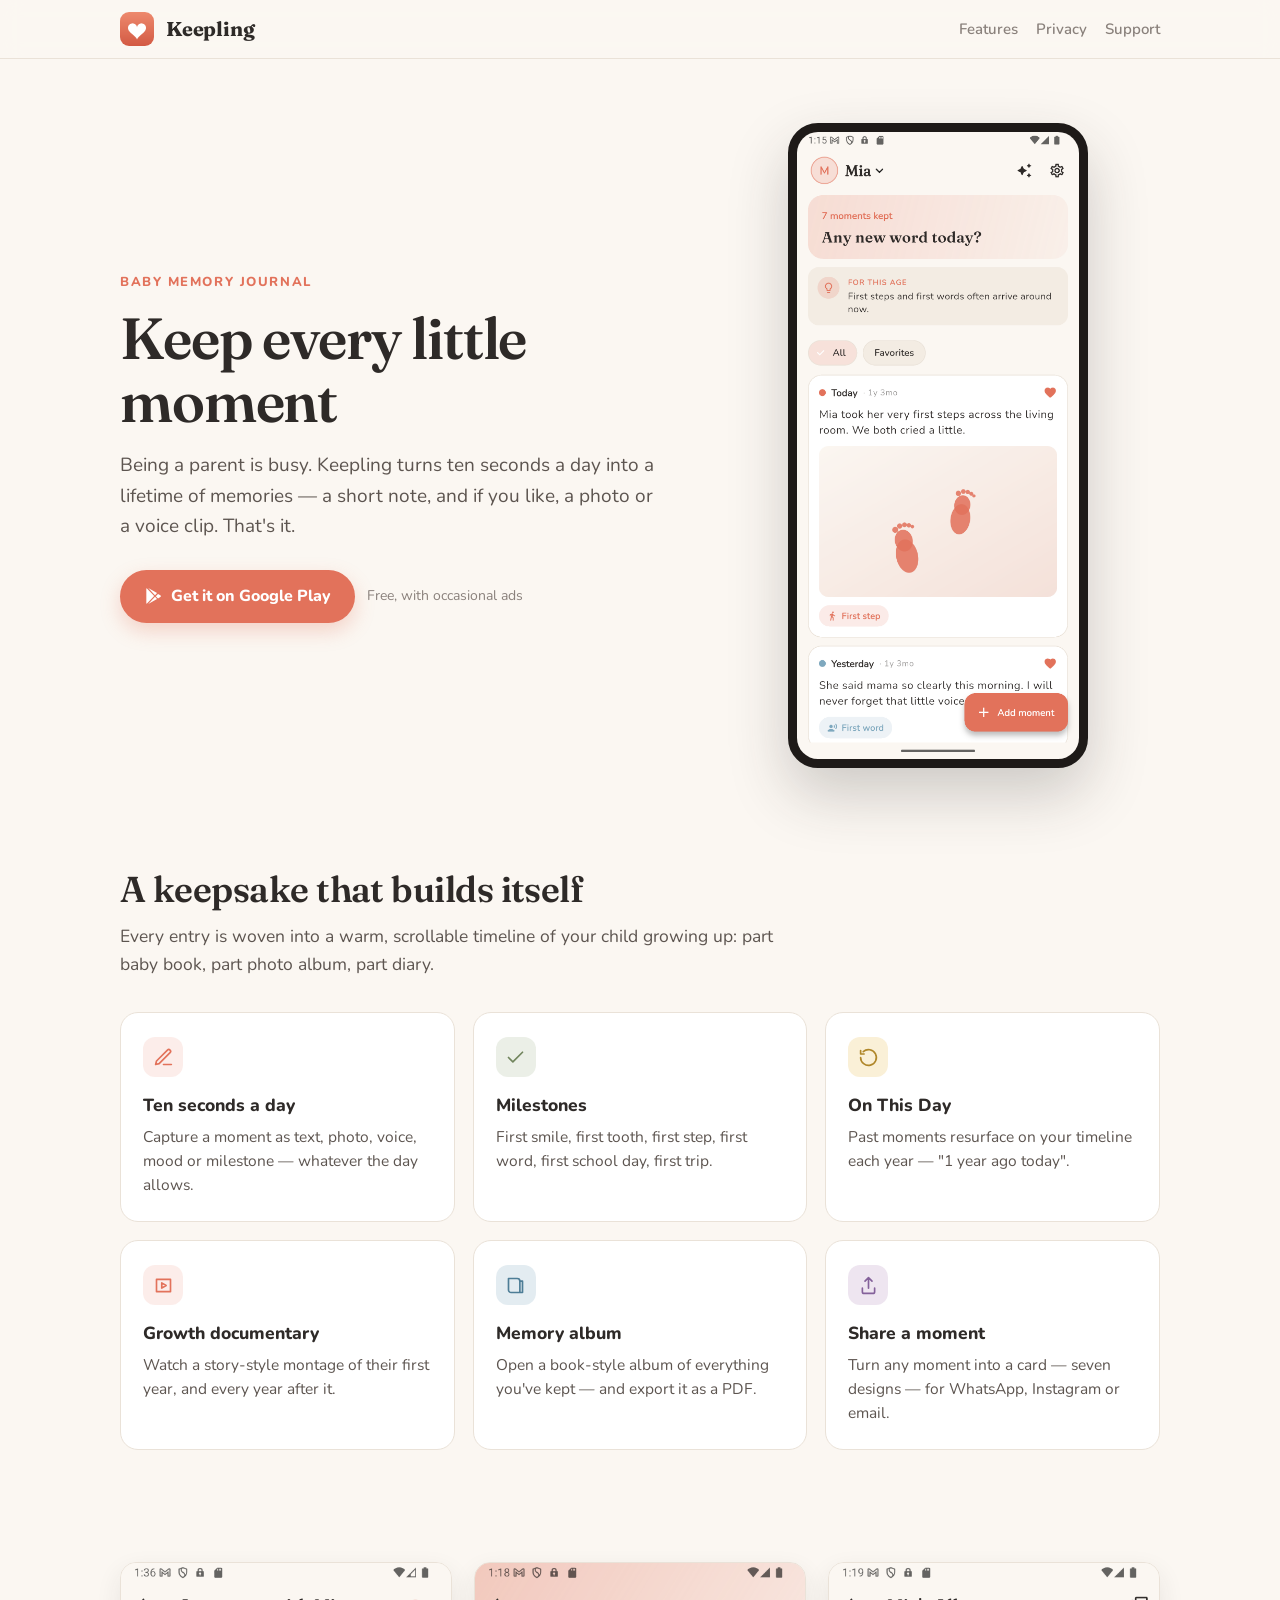
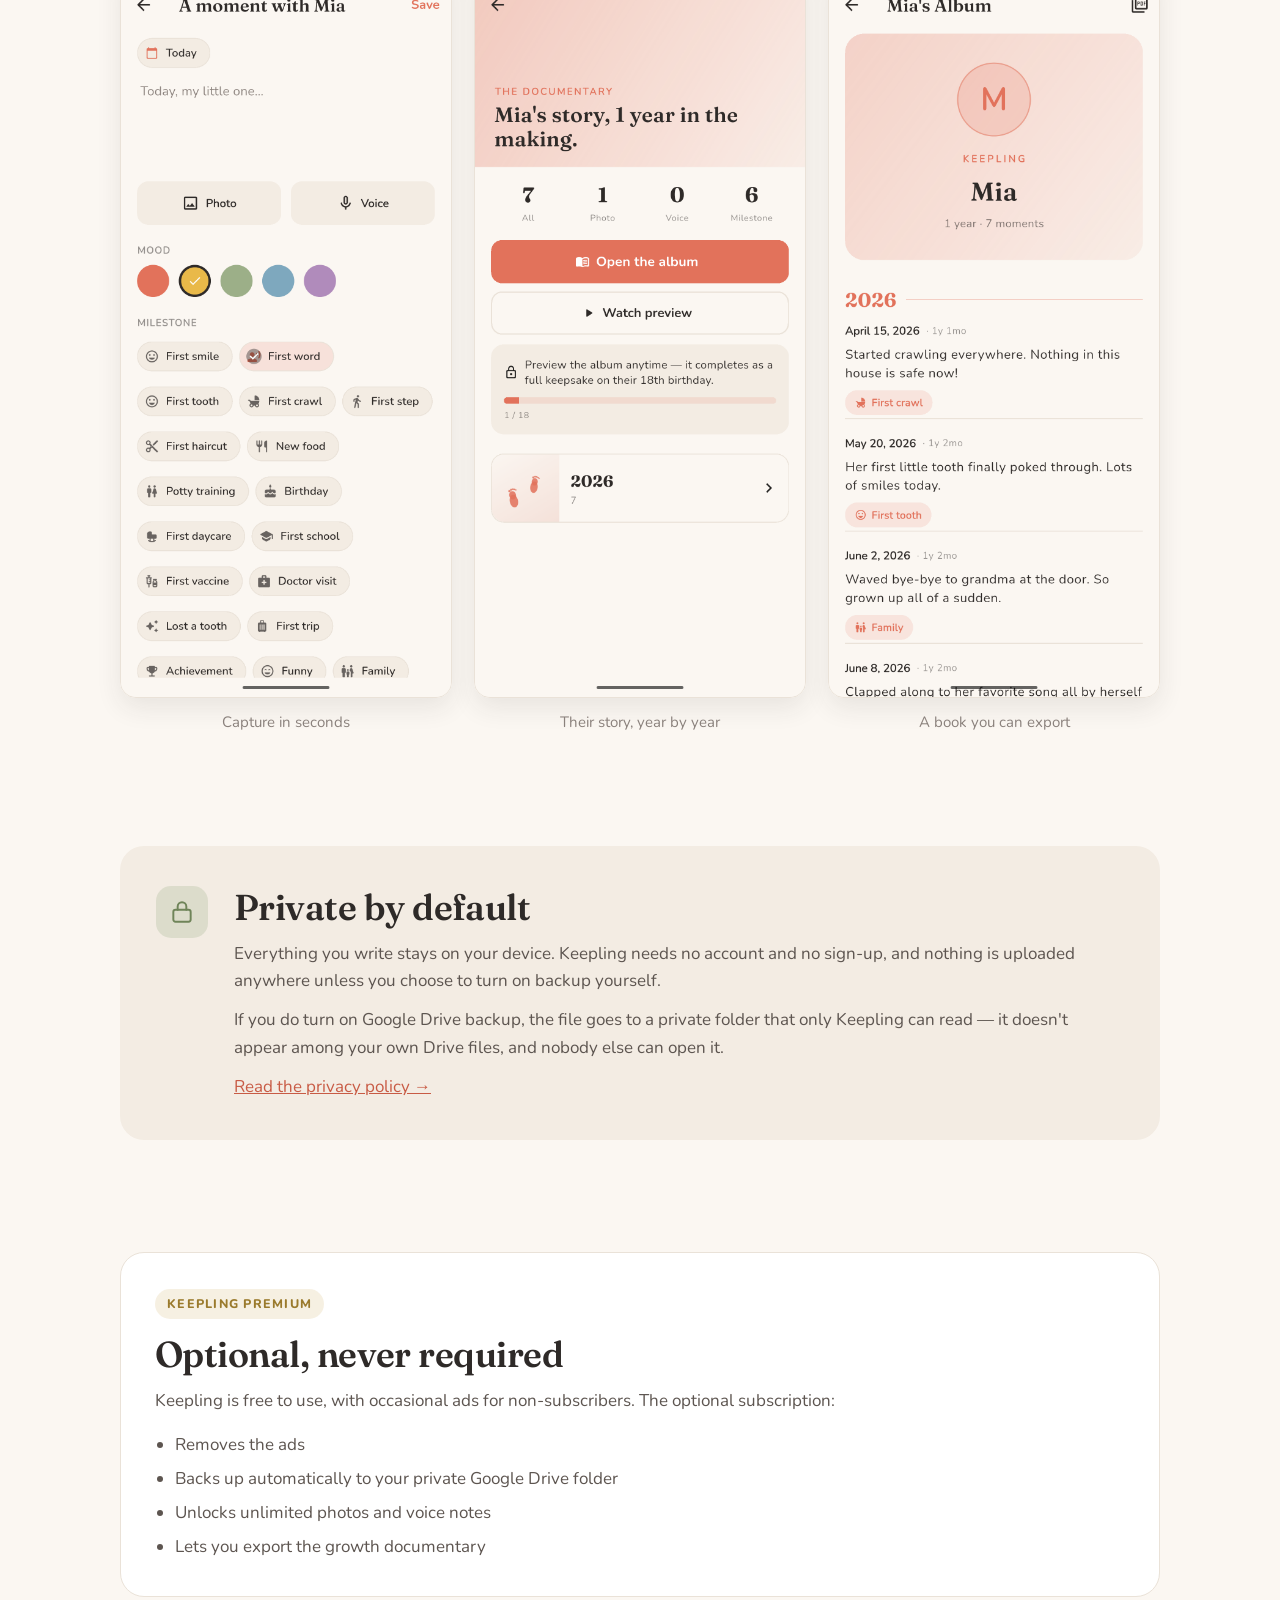
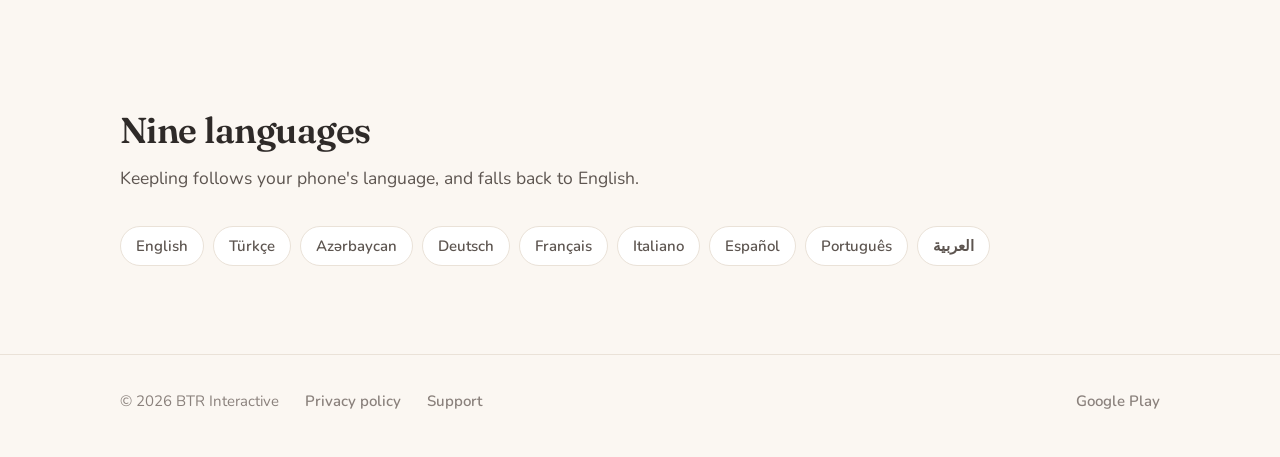
<file: index.html>
<!doctype html>
<html lang="en">
<head>
<meta charset="utf-8">
<meta name="viewport" content="width=device-width, initial-scale=1">
<title>Keepling — Baby Memory Journal</title>
<meta name="description" content="Keepling is a baby journal and milestone tracker that turns ten seconds a day into a lifetime of memories. Private on your device, no account needed.">
<link rel="icon" href="assets/icon.png">

<meta property="og:title" content="Keepling — Baby Memory Journal">
<meta property="og:description" content="Ten seconds a day becomes a lifetime of memories. A baby journal and milestone tracker that stays private on your device.">
<meta property="og:url" content="https://keepling.btrinteractive.de/">
<meta property="og:image" content="https://keepling.btrinteractive.de/assets/icon.png">
<link rel="canonical" href="https://keepling.btrinteractive.de/">
<meta property="og:type" content="website">
<meta name="twitter:card" content="summary">

<link rel="preconnect" href="https://fonts.googleapis.com">
<link rel="preconnect" href="https://fonts.gstatic.com" crossorigin>
<link href="https://fonts.googleapis.com/css2?family=Fraunces:opsz,wght@9..144,500;9..144,600;9..144,700&family=Nunito:wght@400;600;700;800&display=swap" rel="stylesheet">

<style>
  :root{
    --terracotta:#E2725B;
    --terracotta-dark:#C85B45;
    --sage:#9CAF88;
    --honey:#E9B949;
    --gold:#C9A24B;
    --paper:#FBF7F2;
    --surface:#FFFFFF;
    --surface-alt:#F3ECE3;
    --ink:#2E2A28;
    --ink-soft:#8A817C;
    --line:#EAE2D8;
    --display:"Fraunces",Georgia,"Times New Roman",serif;
    --body:"Nunito",-apple-system,BlinkMacSystemFont,"Segoe UI",Roboto,sans-serif;
    --wrap:1080px;
  }

  *{box-sizing:border-box;}
  html{scroll-behavior:smooth;}
  body{
    margin:0;
    background:var(--paper);
    color:var(--ink);
    font-family:var(--body);
    font-size:17px;
    line-height:1.6;
    -webkit-font-smoothing:antialiased;
  }
  img{max-width:100%;display:block;}
  a{color:var(--terracotta-dark);}

  .wrap{width:100%;max-width:var(--wrap);margin:0 auto;padding-inline:20px;}

  /* ---------- header ---------- */
  header{
    position:sticky;top:0;z-index:10;
    background:rgba(251,247,242,.88);
    backdrop-filter:blur(10px);
    border-bottom:1px solid var(--line);
  }
  .bar{display:flex;align-items:center;gap:12px;padding-block:12px;}
  .bar img{width:34px;height:34px;border-radius:9px;}
  .bar .name{font-family:var(--display);font-weight:700;font-size:20px;letter-spacing:-.01em;}
  .bar nav{margin-left:auto;display:flex;gap:18px;align-items:center;}
  .bar nav a{color:var(--ink-soft);text-decoration:none;font-weight:600;font-size:15px;}
  .bar nav a:hover{color:var(--ink);}

  /* ---------- hero ---------- */
  .hero{padding-block:64px 44px;}
  .hero-grid{display:grid;grid-template-columns:1.1fr .9fr;gap:52px;align-items:center;}
  .eyebrow{
    display:inline-block;
    font-size:13px;font-weight:800;letter-spacing:.12em;text-transform:uppercase;
    color:var(--terracotta);margin-bottom:14px;
  }
  h1{
    font-family:var(--display);
    font-size:clamp(38px,5.4vw,58px);
    line-height:1.08;
    font-weight:600;
    letter-spacing:-.02em;
    margin:0 0 18px;
  }
  .lede{font-size:19px;color:#5d5550;margin:0 0 28px;max-width:34em;}

  .cta{display:flex;flex-wrap:wrap;gap:12px;align-items:center;}
  .btn{
    display:inline-flex;align-items:center;gap:9px;
    background:var(--terracotta);color:#fff;text-decoration:none;
    font-weight:800;font-size:16px;
    padding:14px 24px;border-radius:999px;
    box-shadow:0 8px 20px rgba(226,114,91,.28);
    transition:transform .15s ease, background .15s ease;
  }
  .btn:hover{background:var(--terracotta-dark);transform:translateY(-1px);}
  .btn svg{width:18px;height:18px;fill:currentColor;}
  .btn-note{font-size:14px;color:var(--ink-soft);}

  .phone{
    margin-inline:auto;
    width:min(300px,100%);
    border-radius:30px;
    overflow:hidden;
    border:9px solid #1e1a18;
    box-shadow:0 26px 60px rgba(46,42,40,.22);
    background:#1e1a18;
  }

  /* ---------- sections ---------- */
  section{padding-block:56px;}
  .section-head{max-width:40em;margin-bottom:34px;}
  h2{
    font-family:var(--display);
    font-size:clamp(27px,3.4vw,36px);
    font-weight:600;line-height:1.18;letter-spacing:-.015em;
    margin:0 0 12px;
  }
  .section-head p{margin:0;color:#5d5550;font-size:17.5px;}

  .features{display:grid;grid-template-columns:repeat(3,1fr);gap:18px;}
  .card{
    background:var(--surface);
    border:1px solid var(--line);
    border-radius:18px;
    padding:24px 22px;
  }
  .card .ic{
    width:40px;height:40px;border-radius:12px;
    display:grid;place-items:center;margin-bottom:14px;
    background:rgba(226,114,91,.13);
  }
  .card .ic svg{width:21px;height:21px;stroke:var(--terracotta);fill:none;stroke-width:1.9;stroke-linecap:round;stroke-linejoin:round;}
  .card h3{font-size:17.5px;font-weight:800;margin:0 0 6px;}
  .card p{margin:0;color:#5d5550;font-size:15.5px;line-height:1.55;}

  /* tint variants, so the grid isn't six identical terracotta squares */
  .card:nth-child(2) .ic{background:rgba(156,175,136,.20);}
  .card:nth-child(2) .ic svg{stroke:#71855d;}
  .card:nth-child(3) .ic{background:rgba(233,185,73,.22);}
  .card:nth-child(3) .ic svg{stroke:#b0872a;}
  .card:nth-child(5) .ic{background:rgba(126,168,190,.22);}
  .card:nth-child(5) .ic svg{stroke:#4d7d96;}
  .card:nth-child(6) .ic{background:rgba(176,139,187,.22);}
  .card:nth-child(6) .ic svg{stroke:#84619a;}

  /* ---------- gallery ---------- */
  .shots{display:grid;grid-template-columns:repeat(3,1fr);gap:22px;}
  .shot figure{margin:0;}
  .shot img{
    border-radius:16px;
    border:1px solid var(--line);
    box-shadow:0 10px 26px rgba(46,42,40,.09);
  }
  .shot figcaption{
    margin-top:12px;font-size:15px;color:var(--ink-soft);text-align:center;
  }

  /* ---------- privacy ---------- */
  .privacy{
    background:var(--surface-alt);
    border-radius:24px;
    padding:40px 36px;
    display:grid;grid-template-columns:auto 1fr;gap:26px;align-items:start;
  }
  .privacy .lock{
    width:52px;height:52px;border-radius:15px;
    background:rgba(156,175,136,.26);
    display:grid;place-items:center;flex:none;
  }
  .privacy .lock svg{width:26px;height:26px;stroke:#6f8459;fill:none;stroke-width:1.8;stroke-linecap:round;stroke-linejoin:round;}
  .privacy h2{margin-top:0;}
  .privacy p{color:#5d5550;margin:0 0 12px;}
  .privacy p:last-child{margin-bottom:0;}

  /* ---------- premium ---------- */
  .premium{
    border:1px solid var(--line);
    background:var(--surface);
    border-radius:24px;
    padding:36px 34px;
  }
  .premium .tag{
    display:inline-block;font-size:12.5px;font-weight:800;letter-spacing:.1em;
    text-transform:uppercase;color:#9a7a2c;
    background:rgba(201,162,75,.16);
    padding:5px 12px;border-radius:999px;margin-bottom:14px;
  }
  .premium ul{margin:0;padding-left:20px;color:#5d5550;}
  .premium li{margin-bottom:7px;}
  .premium li:last-child{margin-bottom:0;}

  /* ---------- languages ---------- */
  .langs{display:flex;flex-wrap:wrap;gap:9px;}
  .lang{
    background:var(--surface);
    border:1px solid var(--line);
    border-radius:999px;
    padding:7px 15px;
    font-size:15px;font-weight:600;color:#5d5550;
  }

  /* ---------- footer ---------- */
  footer{
    border-top:1px solid var(--line);
    margin-top:32px;
    padding-block:34px 44px;
    color:var(--ink-soft);font-size:15px;
  }
  .foot{display:flex;flex-wrap:wrap;gap:14px 26px;align-items:center;}
  .foot a{color:var(--ink-soft);text-decoration:none;font-weight:600;}
  .foot a:hover{color:var(--ink);text-decoration:underline;}
  .foot .spacer{margin-left:auto;}

  /* ---------- responsive ---------- */
  @media (max-width:880px){
    .hero-grid{grid-template-columns:1fr;gap:38px;}
    .features{grid-template-columns:repeat(2,1fr);}
    .shots{grid-template-columns:repeat(2,1fr);}
  }
  @media (max-width:560px){
    body{font-size:16.5px;}
    .hero{padding-block:44px 32px;}
    section{padding-block:42px;}
    .features,.shots{grid-template-columns:1fr;}
    .privacy{grid-template-columns:1fr;padding:30px 24px;gap:18px;}
    .premium{padding:28px 24px;}
    .shots{max-width:330px;margin-inline:auto;}
  }
</style>
</head>
<body>

<header>
  <div class="wrap bar">
    <img src="assets/icon.png" alt="">
    <span class="name">Keepling</span>
    <nav>
      <a href="#features">Features</a>
      <a href="privacy/">Privacy</a>
      <a href="support/">Support</a>
    </nav>
  </div>
</header>

<main>

  <div class="wrap hero">
    <div class="hero-grid">
      <div>
        <span class="eyebrow">Baby memory journal</span>
        <h1>Keep every little moment</h1>
        <p class="lede">
          Being a parent is busy. Keepling turns ten seconds a day into a
          lifetime of memories — a short note, and if you like, a photo or a
          voice clip. That's it.
        </p>
        <div class="cta">
          <a class="btn" href="https://play.google.com/store/apps/details?id=com.keepling.keepling">
            <svg viewBox="0 0 24 24" aria-hidden="true"><path d="M3.6 1.8a1 1 0 0 0-.5.9v18.6a1 1 0 0 0 .5.9l10-10.2-10-10.2zm11.1 9.1 2.7-2.8L5.6 1.4l9.1 9.5zM5.6 22.6l11.8-6.7-2.7-2.8-9.1 9.5zm13.1-7.4 3.1-1.8c.9-.5.9-1.9 0-2.4l-3.1-1.8-3 3 3 3z"/></svg>
            Get it on Google Play
          </a>
          <span class="btn-note">Free, with occasional ads</span>
        </div>
      </div>
      <div>
        <div class="phone">
          <img src="assets/01-timeline.png" alt="The Keepling timeline, showing saved moments for a child called Mia">
        </div>
      </div>
    </div>
  </div>

  <section id="features">
    <div class="wrap">
      <div class="section-head">
        <h2>A keepsake that builds itself</h2>
        <p>
          Every entry is woven into a warm, scrollable timeline of your child
          growing up: part baby book, part photo album, part diary.
        </p>
      </div>

      <div class="features">
        <div class="card">
          <div class="ic"><svg viewBox="0 0 24 24" aria-hidden="true"><path d="M12 20h9M16.5 3.5a2.1 2.1 0 0 1 3 3L7 19l-4 1 1-4 12.5-12.5z"/></svg></div>
          <h3>Ten seconds a day</h3>
          <p>Capture a moment as text, photo, voice, mood or milestone — whatever the day allows.</p>
        </div>

        <div class="card">
          <div class="ic"><svg viewBox="0 0 24 24" aria-hidden="true"><path d="M20 6 9 17l-5-5"/></svg></div>
          <h3>Milestones</h3>
          <p>First smile, first tooth, first step, first word, first school day, first trip.</p>
        </div>

        <div class="card">
          <div class="ic"><svg viewBox="0 0 24 24" aria-hidden="true"><path d="M3 12a9 9 0 1 0 3-6.7M3 4v4h4"/></svg></div>
          <h3>On This Day</h3>
          <p>Past moments resurface on your timeline each year — "1 year ago today".</p>
        </div>

        <div class="card">
          <div class="ic"><svg viewBox="0 0 24 24" aria-hidden="true"><path d="M4 5h16v14H4zM10 9l5 3-5 3z"/></svg></div>
          <h3>Growth documentary</h3>
          <p>Watch a story-style montage of their first year, and every year after it.</p>
        </div>

        <div class="card">
          <div class="ic"><svg viewBox="0 0 24 24" aria-hidden="true"><path d="M4 4h10a3 3 0 0 1 3 3v13H7a3 3 0 0 1-3-3zM17 7h3v13H7"/></svg></div>
          <h3>Memory album</h3>
          <p>Open a book-style album of everything you've kept — and export it as a PDF.</p>
        </div>

        <div class="card">
          <div class="ic"><svg viewBox="0 0 24 24" aria-hidden="true"><path d="M12 3v12M8 7l4-4 4 4M5 15v4a2 2 0 0 0 2 2h10a2 2 0 0 0 2-2v-4"/></svg></div>
          <h3>Share a moment</h3>
          <p>Turn any moment into a card — seven designs — for WhatsApp, Instagram or email.</p>
        </div>
      </div>
    </div>
  </section>

  <section>
    <div class="wrap">
      <div class="shots">
        <div class="shot">
          <figure>
            <img src="assets/02-capture.png" alt="The capture screen, with a note, a photo, a mood and a milestone">
            <figcaption>Capture in seconds</figcaption>
          </figure>
        </div>
        <div class="shot">
          <figure>
            <img src="assets/03-documentary.png" alt="The growth documentary screen">
            <figcaption>Their story, year by year</figcaption>
          </figure>
        </div>
        <div class="shot">
          <figure>
            <img src="assets/04-album.png" alt="The book-style memory album">
            <figcaption>A book you can export</figcaption>
          </figure>
        </div>
      </div>
    </div>
  </section>

  <section id="privacy">
    <div class="wrap">
      <div class="privacy">
        <div class="lock">
          <svg viewBox="0 0 24 24" aria-hidden="true"><rect x="4" y="10" width="16" height="11" rx="2"/><path d="M8 10V7a4 4 0 0 1 8 0v3"/></svg>
        </div>
        <div>
          <h2>Private by default</h2>
          <p>
            Everything you write stays on your device. Keepling needs no account
            and no sign-up, and nothing is uploaded anywhere unless you choose to
            turn on backup yourself.
          </p>
          <p>
            If you do turn on Google Drive backup, the file goes to a private
            folder that only Keepling can read — it doesn't appear among your
            own Drive files, and nobody else can open it.
          </p>
          <p>
            <a href="privacy/">Read the privacy policy →</a>
          </p>
        </div>
      </div>
    </div>
  </section>

  <section>
    <div class="wrap">
      <div class="premium">
        <span class="tag">Keepling Premium</span>
        <h2>Optional, never required</h2>
        <p style="color:#5d5550;margin:0 0 16px;max-width:42em;">
          Keepling is free to use, with occasional ads for non-subscribers.
          The optional subscription:
        </p>
        <ul>
          <li>Removes the ads</li>
          <li>Backs up automatically to your private Google Drive folder</li>
          <li>Unlocks unlimited photos and voice notes</li>
          <li>Lets you export the growth documentary</li>
        </ul>
      </div>
    </div>
  </section>

  <section>
    <div class="wrap">
      <div class="section-head">
        <h2>Nine languages</h2>
        <p>Keepling follows your phone's language, and falls back to English.</p>
      </div>
      <div class="langs">
        <span class="lang">English</span>
        <span class="lang">Türkçe</span>
        <span class="lang">Azərbaycan</span>
        <span class="lang">Deutsch</span>
        <span class="lang">Français</span>
        <span class="lang">Italiano</span>
        <span class="lang">Español</span>
        <span class="lang">Português</span>
        <span class="lang">العربية</span>
      </div>
    </div>
  </section>

</main>

<footer>
  <div class="wrap foot">
    <span>© 2026 BTR Interactive</span>
    <a href="privacy/">Privacy policy</a>
    <a href="support/">Support</a>
    <span class="spacer"></span>
    <a href="https://play.google.com/store/apps/details?id=com.keepling.keepling">Google Play</a>
  </div>
</footer>

</body>
</html>
</file>
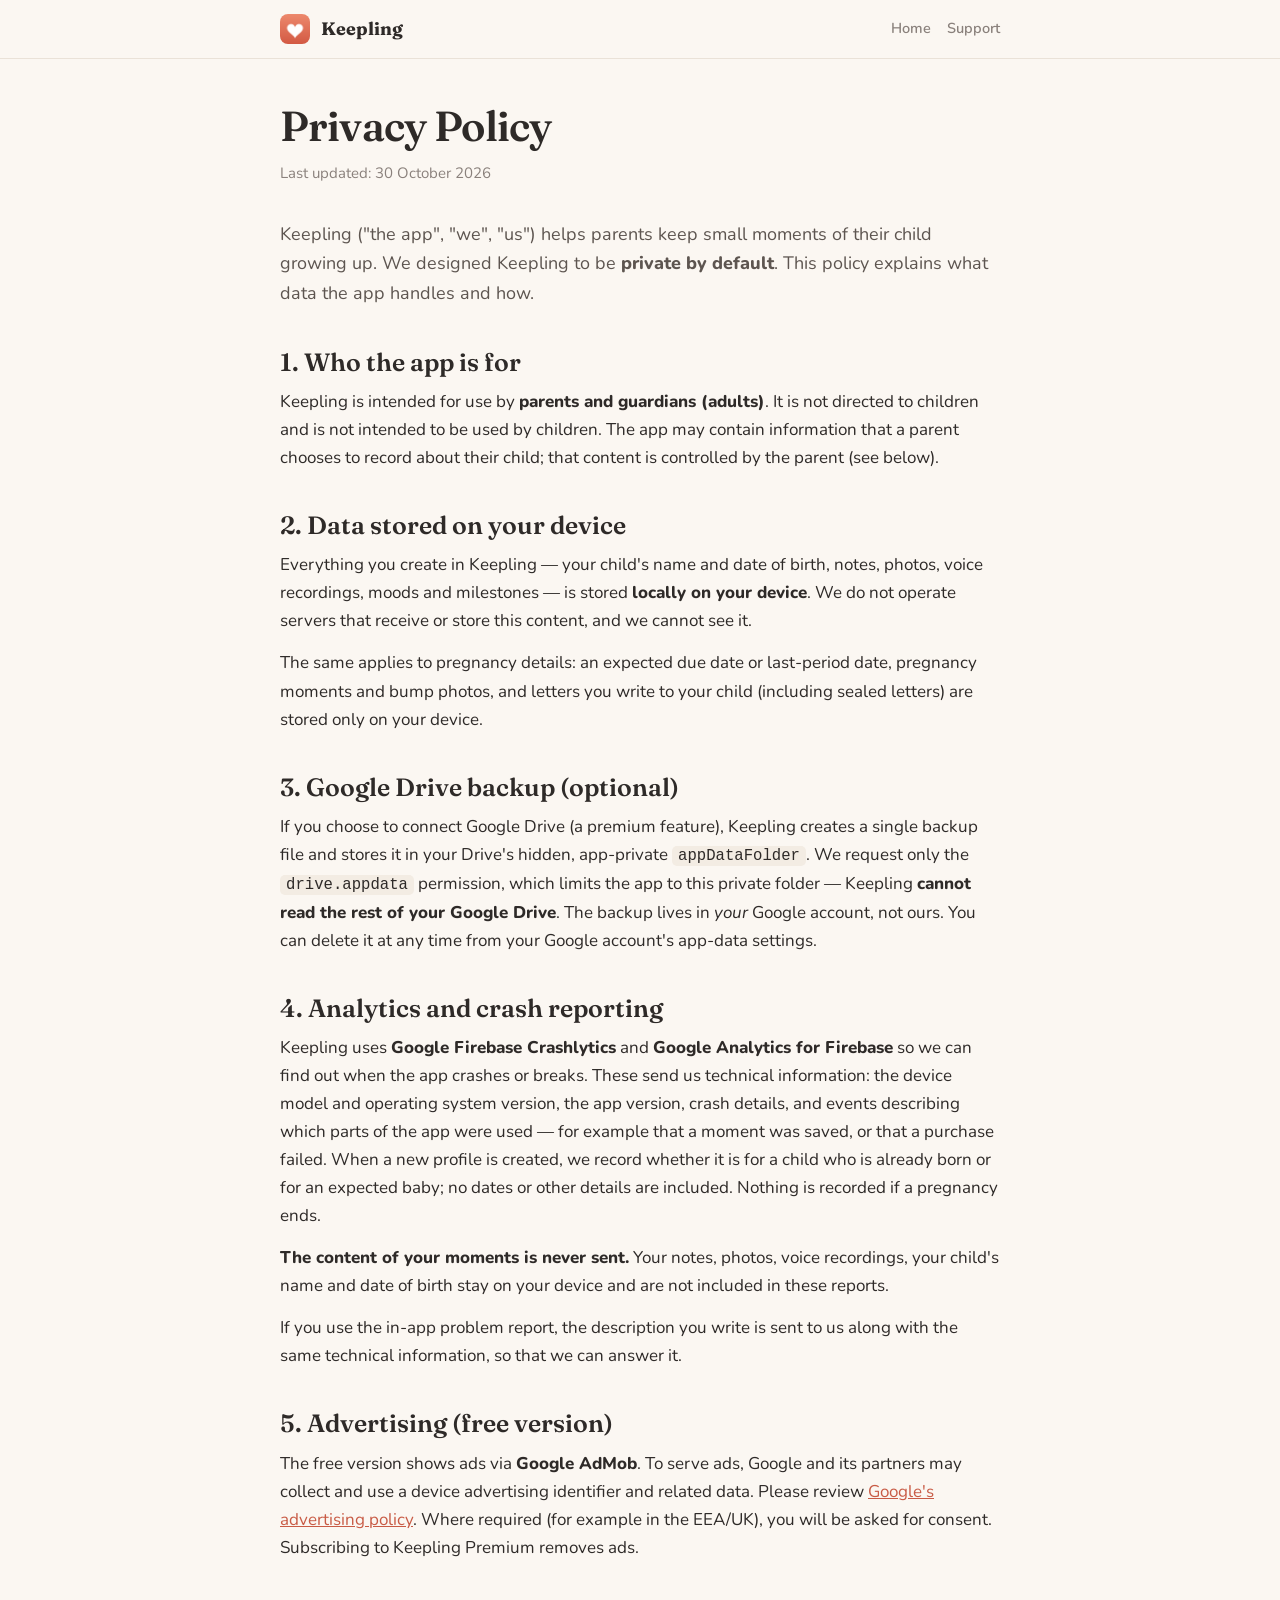
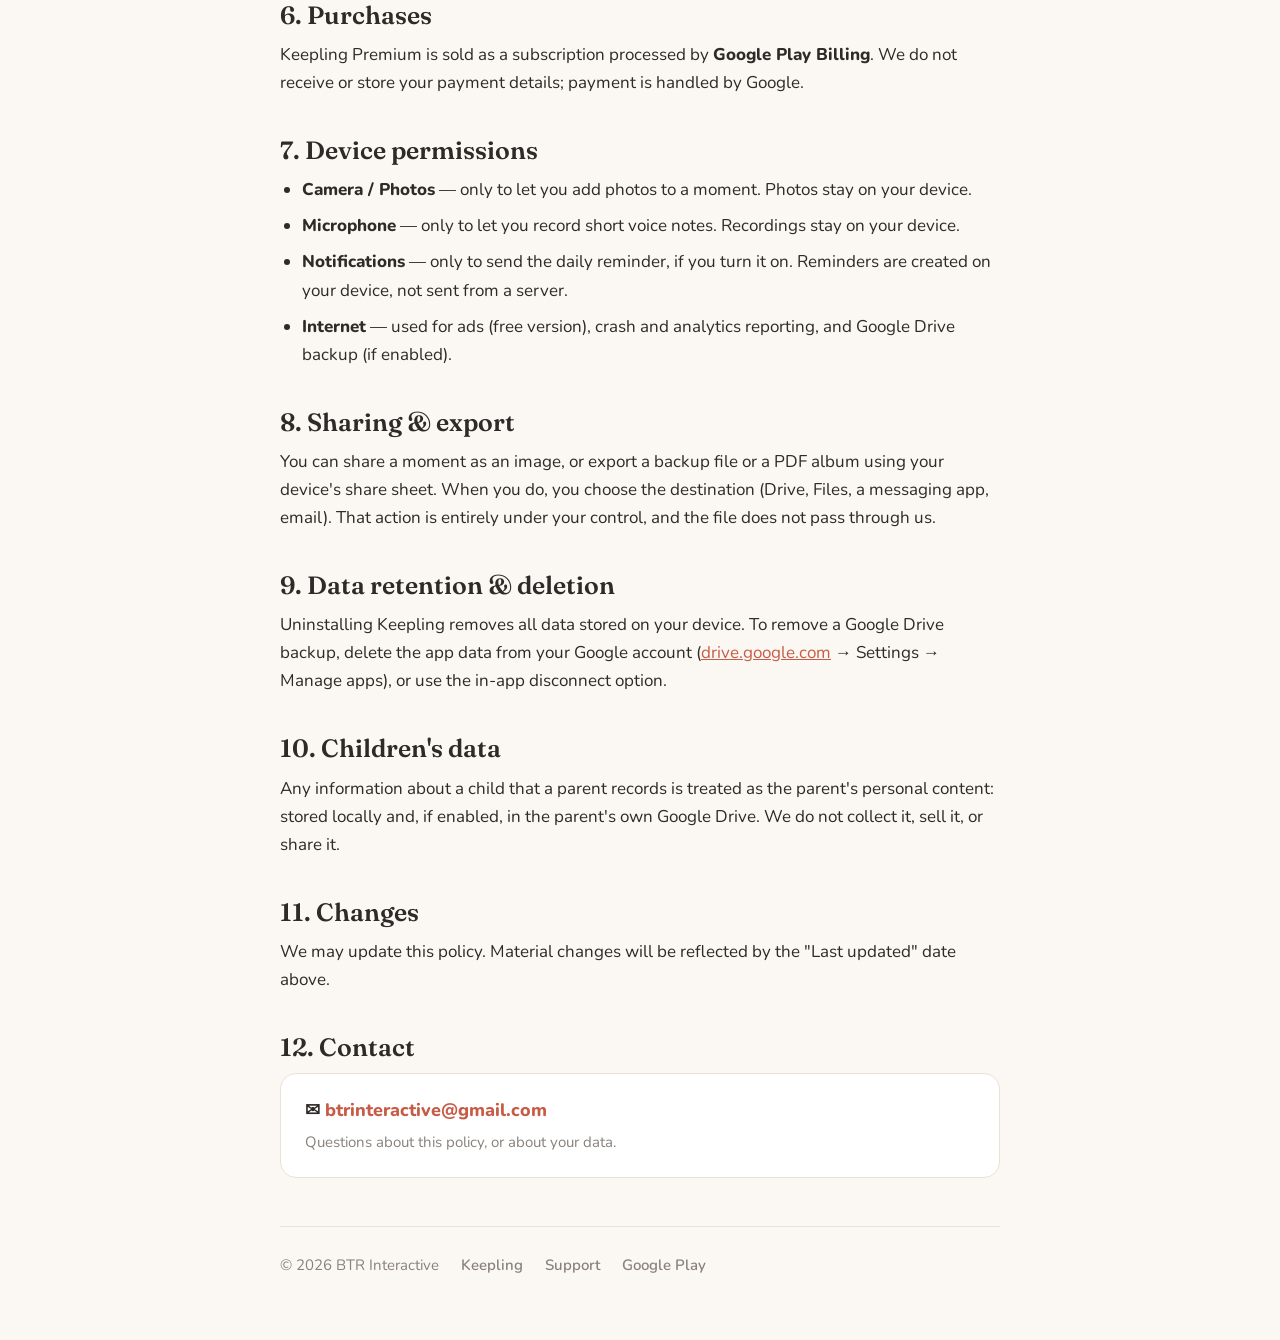
<file: privacy/index.html>
<!doctype html>
<html lang="en">
<head>
<meta charset="utf-8">
<meta name="viewport" content="width=device-width, initial-scale=1">
<title>Keepling — Privacy Policy</title>
<meta name="description" content="How Keepling handles your data. Everything you create stays on your device; backup and analytics are explained in full.">
<link rel="icon" href="../assets/icon.png">
<link rel="preconnect" href="https://fonts.googleapis.com">
<link rel="preconnect" href="https://fonts.gstatic.com" crossorigin>
<link href="https://fonts.googleapis.com/css2?family=Fraunces:opsz,wght@9..144,600;9..144,700&family=Nunito:wght@400;600;700;800&display=swap" rel="stylesheet">
<link rel="stylesheet" href="../assets/pages.css">
</head>
<body>

<header class="bar">
  <div class="bar-in">
    <img src="../assets/icon.png" alt="">
    <span class="name">Keepling</span>
    <nav>
      <a href="../">Home</a>
      <a href="../support/">Support</a>
    </nav>
  </div>
</header>

<main>
  <h1>Privacy Policy</h1>
  <p class="updated">Last updated: 30 October 2026</p>

  <p class="intro">
    Keepling ("the app", "we", "us") helps parents keep small moments of their
    child growing up. We designed Keepling to be <strong>private by default</strong>.
    This policy explains what data the app handles and how.
  </p>

  <h2>1. Who the app is for</h2>
  <p>
    Keepling is intended for use by <strong>parents and guardians (adults)</strong>.
    It is not directed to children and is not intended to be used by children. The
    app may contain information that a parent chooses to record about their child;
    that content is controlled by the parent (see below).
  </p>

  <h2>2. Data stored on your device</h2>
  <p>
    Everything you create in Keepling — your child's name and date of birth, notes,
    photos, voice recordings, moods and milestones — is stored
    <strong>locally on your device</strong>. We do not operate servers that receive
    or store this content, and we cannot see it.
  </p>
  <p>
    The same applies to pregnancy details: an expected due date or last-period
    date, pregnancy moments and bump photos, and letters you write to your child
    (including sealed letters) are stored only on your device.
  </p>

  <h2>3. Google Drive backup (optional)</h2>
  <p>
    If you choose to connect Google Drive (a premium feature), Keepling creates a
    single backup file and stores it in your Drive's hidden, app-private
    <code>appDataFolder</code>. We request only the <code>drive.appdata</code>
    permission, which limits the app to this private folder — Keepling
    <strong>cannot read the rest of your Google Drive</strong>. The backup lives in
    <em>your</em> Google account, not ours. You can delete it at any time from your
    Google account's app-data settings.
  </p>

  <h2>4. Analytics and crash reporting</h2>
  <p>
    Keepling uses <strong>Google Firebase Crashlytics</strong> and
    <strong>Google Analytics for Firebase</strong> so we can find out when the app
    crashes or breaks. These send us technical information: the device model and
    operating system version, the app version, crash details, and events describing
    which parts of the app were used — for example that a moment was saved, or that
    a purchase failed. When a new profile is created, we record whether it is for
    a child who is already born or for an expected baby; no dates or other details
    are included. Nothing is recorded if a pregnancy ends.
  </p>
  <p>
    <strong>The content of your moments is never sent.</strong> Your notes, photos,
    voice recordings, your child's name and date of birth stay on your device and
    are not included in these reports.
  </p>
  <p>
    If you use the in-app problem report, the description you write is sent to us
    along with the same technical information, so that we can answer it.
  </p>

  <h2>5. Advertising (free version)</h2>
  <p>
    The free version shows ads via <strong>Google AdMob</strong>. To serve ads,
    Google and its partners may collect and use a device advertising identifier and
    related data. Please review
    <a href="https://policies.google.com/technologies/ads">Google's advertising policy</a>.
    Where required (for example in the EEA/UK), you will be asked for consent.
    Subscribing to Keepling Premium removes ads.
  </p>

  <h2>6. Purchases</h2>
  <p>
    Keepling Premium is sold as a subscription processed by
    <strong>Google Play Billing</strong>. We do not receive or store your payment
    details; payment is handled by Google.
  </p>

  <h2>7. Device permissions</h2>
  <ul>
    <li><strong>Camera / Photos</strong> — only to let you add photos to a moment. Photos stay on your device.</li>
    <li><strong>Microphone</strong> — only to let you record short voice notes. Recordings stay on your device.</li>
    <li><strong>Notifications</strong> — only to send the daily reminder, if you turn it on. Reminders are created on your device, not sent from a server.</li>
    <li><strong>Internet</strong> — used for ads (free version), crash and analytics reporting, and Google Drive backup (if enabled).</li>
  </ul>

  <h2>8. Sharing &amp; export</h2>
  <p>
    You can share a moment as an image, or export a backup file or a PDF album using
    your device's share sheet. When you do, you choose the destination (Drive, Files,
    a messaging app, email). That action is entirely under your control, and the file
    does not pass through us.
  </p>

  <h2>9. Data retention &amp; deletion</h2>
  <p>
    Uninstalling Keepling removes all data stored on your device. To remove a Google
    Drive backup, delete the app data from your Google account
    (<a href="https://drive.google.com">drive.google.com</a> → Settings → Manage apps),
    or use the in-app disconnect option.
  </p>

  <h2>10. Children's data</h2>
  <p>
    Any information about a child that a parent records is treated as the parent's
    personal content: stored locally and, if enabled, in the parent's own Google
    Drive. We do not collect it, sell it, or share it.
  </p>

  <h2>11. Changes</h2>
  <p>
    We may update this policy. Material changes will be reflected by the
    "Last updated" date above.
  </p>

  <h2>12. Contact</h2>
  <div class="contact-card">
    <p class="mail">✉ <a href="mailto:btrinteractive@gmail.com">btrinteractive@gmail.com</a></p>
    <p class="sub">Questions about this policy, or about your data.</p>
  </div>

  <footer>
    <span>© 2026 BTR Interactive</span>
    <a href="../">Keepling</a>
    <a href="../support/">Support</a>
    <a href="https://play.google.com/store/apps/details?id=com.keepling.keepling">Google Play</a>
  </footer>
</main>

</body>
</html>
</file>
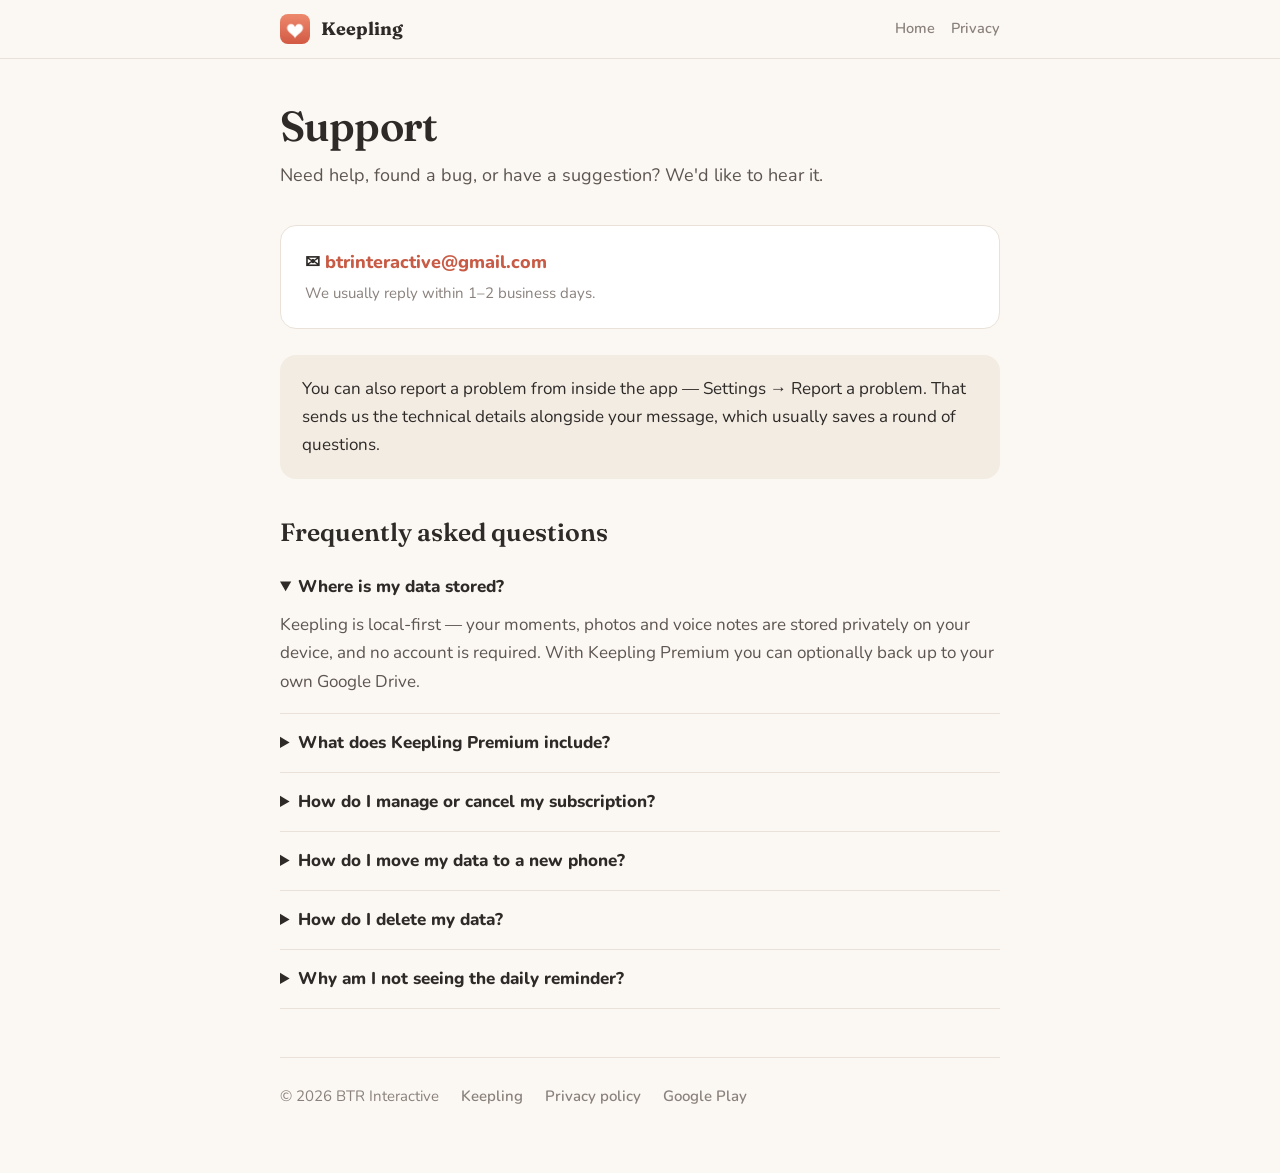
<file: support/index.html>
<!doctype html>
<html lang="en">
<head>
<meta charset="utf-8">
<meta name="viewport" content="width=device-width, initial-scale=1">
<title>Keepling — Support</title>
<meta name="description" content="Help with Keepling: where your data lives, what Premium includes, managing your subscription, moving to a new phone.">
<link rel="icon" href="../assets/icon.png">
<link rel="preconnect" href="https://fonts.googleapis.com">
<link rel="preconnect" href="https://fonts.gstatic.com" crossorigin>
<link href="https://fonts.googleapis.com/css2?family=Fraunces:opsz,wght@9..144,600;9..144,700&family=Nunito:wght@400;600;700;800&display=swap" rel="stylesheet">
<link rel="stylesheet" href="../assets/pages.css">
</head>
<body>

<header class="bar">
  <div class="bar-in">
    <img src="../assets/icon.png" alt="">
    <span class="name">Keepling</span>
    <nav>
      <a href="../">Home</a>
      <a href="../privacy/">Privacy</a>
    </nav>
  </div>
</header>

<main>
  <h1>Support</h1>
  <p class="intro">
    Need help, found a bug, or have a suggestion? We'd like to hear it.
  </p>

  <div class="contact-card">
    <p class="mail">✉ <a href="mailto:btrinteractive@gmail.com">btrinteractive@gmail.com</a></p>
    <p class="sub">We usually reply within 1–2 business days.</p>
  </div>

  <div class="note" style="margin-top:26px;">
    <p>
      You can also report a problem from inside the app — Settings → Report a
      problem. That sends us the technical details alongside your message, which
      usually saves a round of questions.
    </p>
  </div>

  <h2>Frequently asked questions</h2>

  <details open>
    <summary>Where is my data stored?</summary>
    <p>
      Keepling is local-first — your moments, photos and voice notes are stored
      privately on your device, and no account is required. With Keepling Premium
      you can optionally back up to your own Google Drive.
    </p>
  </details>

  <details>
    <summary>What does Keepling Premium include?</summary>
    <p>
      An ad-free experience, automatic backup to your own Google Drive, unlimited
      photos and voice notes, and growth-documentary export. It is an auto-renewing
      subscription, available monthly or yearly, and you can cancel it at any time.
    </p>
  </details>

  <details>
    <summary>How do I manage or cancel my subscription?</summary>
    <p>
      Open the <strong>Google Play Store</strong> app → tap your profile picture →
      <strong>Payments &amp; subscriptions</strong> → <strong>Subscriptions</strong> →
      Keepling. You can switch plans or cancel there. Cancelling keeps Premium
      active until the end of the period you already paid for.
    </p>
  </details>

  <details>
    <summary>How do I move my data to a new phone?</summary>
    <p>
      With Premium, turn on Google Drive backup on your old device, then sign in
      with the same Google account on the new one and restore from Settings →
      Backup &amp; restore. Without Premium, export a backup file from the same
      screen and copy it to the new phone yourself.
    </p>
  </details>

  <details>
    <summary>How do I delete my data?</summary>
    <p>
      Deleting a child profile removes its moments from the device, and removing
      the app deletes all local data. Any Google Drive backup can be deleted from
      your own Google account.
    </p>
  </details>

  <details>
    <summary>Why am I not seeing the daily reminder?</summary>
    <p>
      Check that notifications are allowed for Keepling in your phone's settings,
      and that the reminder is switched on in Settings → Notifications. Some phones
      also have battery settings that stop scheduled reminders; allowing Keepling to
      run in the background fixes that.
    </p>
  </details>

  <footer>
    <span>© 2026 BTR Interactive</span>
    <a href="../">Keepling</a>
    <a href="../privacy/">Privacy policy</a>
    <a href="https://play.google.com/store/apps/details?id=com.keepling.keepling">Google Play</a>
  </footer>
</main>

</body>
</html>
</file>
<file: assets/pages.css>
/* Shared look for the text pages (privacy, support). The landing page keeps
   its own styles; these two are prose and want different rules. */
:root{
  --terracotta:#E2725B;
  --terracotta-dark:#C85B45;
  --sage:#9CAF88;
  --paper:#FBF7F2;
  --surface:#FFFFFF;
  --surface-alt:#F3ECE3;
  --ink:#2E2A28;
  --ink-soft:#8A817C;
  --line:#EAE2D8;
  --display:"Fraunces",Georgia,"Times New Roman",serif;
  --body:"Nunito",-apple-system,BlinkMacSystemFont,"Segoe UI",Roboto,sans-serif;
}
*{box-sizing:border-box;}
body{
  margin:0;
  background:var(--paper);
  color:var(--ink);
  font-family:var(--body);
  font-size:17px;
  line-height:1.65;
  -webkit-font-smoothing:antialiased;
}
img{max-width:100%;display:block;}
a{color:var(--terracotta-dark);}

header.bar{border-bottom:1px solid var(--line);background:var(--paper);}
.bar-in{
  max-width:760px;margin:0 auto;padding-inline:20px;padding-block:14px;
  display:flex;align-items:center;gap:11px;
}
.bar-in img{width:30px;height:30px;border-radius:8px;}
.bar-in .name{font-family:var(--display);font-weight:700;font-size:18px;}
.bar-in nav{margin-left:auto;display:flex;gap:16px;}
.bar-in nav a{color:var(--ink-soft);text-decoration:none;font-weight:600;font-size:14.5px;}
.bar-in nav a:hover{color:var(--ink);}

main{max-width:760px;margin:0 auto;padding-inline:20px;padding-block:44px 64px;}

h1{
  font-family:var(--display);
  font-size:clamp(31px,4.4vw,42px);
  font-weight:600;line-height:1.14;letter-spacing:-.02em;
  margin:0 0 10px;
}
.updated{color:var(--ink-soft);font-size:15px;margin:0 0 34px;}
.intro{font-size:18px;color:#5d5550;margin:0 0 34px;}

h2{
  font-family:var(--display);
  font-size:clamp(21px,2.6vw,25px);
  font-weight:600;line-height:1.25;
  margin:38px 0 10px;
}
p{margin:0 0 14px;}
ul{margin:0 0 14px;padding-left:22px;}
li{margin-bottom:8px;}
strong{font-weight:800;}
code{
  background:var(--surface-alt);
  padding:1px 6px;border-radius:5px;
  font-size:.92em;
}

.note{
  background:var(--surface-alt);
  border-radius:16px;
  padding:20px 22px;
  margin:0 0 30px;
}
.note p:last-child{margin-bottom:0;}

.contact-card{
  background:var(--surface);
  border:1px solid var(--line);
  border-radius:16px;
  padding:22px 24px;
  margin-top:8px;
}
.contact-card .mail{font-size:18px;font-weight:800;margin:0 0 4px;}
.contact-card .mail a{text-decoration:none;}
.contact-card .sub{color:var(--ink-soft);font-size:15px;margin:0;}

details{border-bottom:1px solid var(--line);padding:15px 0;}
details summary{cursor:pointer;font-weight:800;}
details p{color:#5d5550;margin:10px 0 2px;}

footer{
  border-top:1px solid var(--line);
  margin-top:48px;padding-top:26px;
  color:var(--ink-soft);font-size:15px;
  display:flex;flex-wrap:wrap;gap:12px 22px;
}
footer a{color:var(--ink-soft);text-decoration:none;font-weight:600;}
footer a:hover{color:var(--ink);text-decoration:underline;}

@media (max-width:560px){
  body{font-size:16.5px;}
  main{padding-block:34px 48px;}
}
</file>
